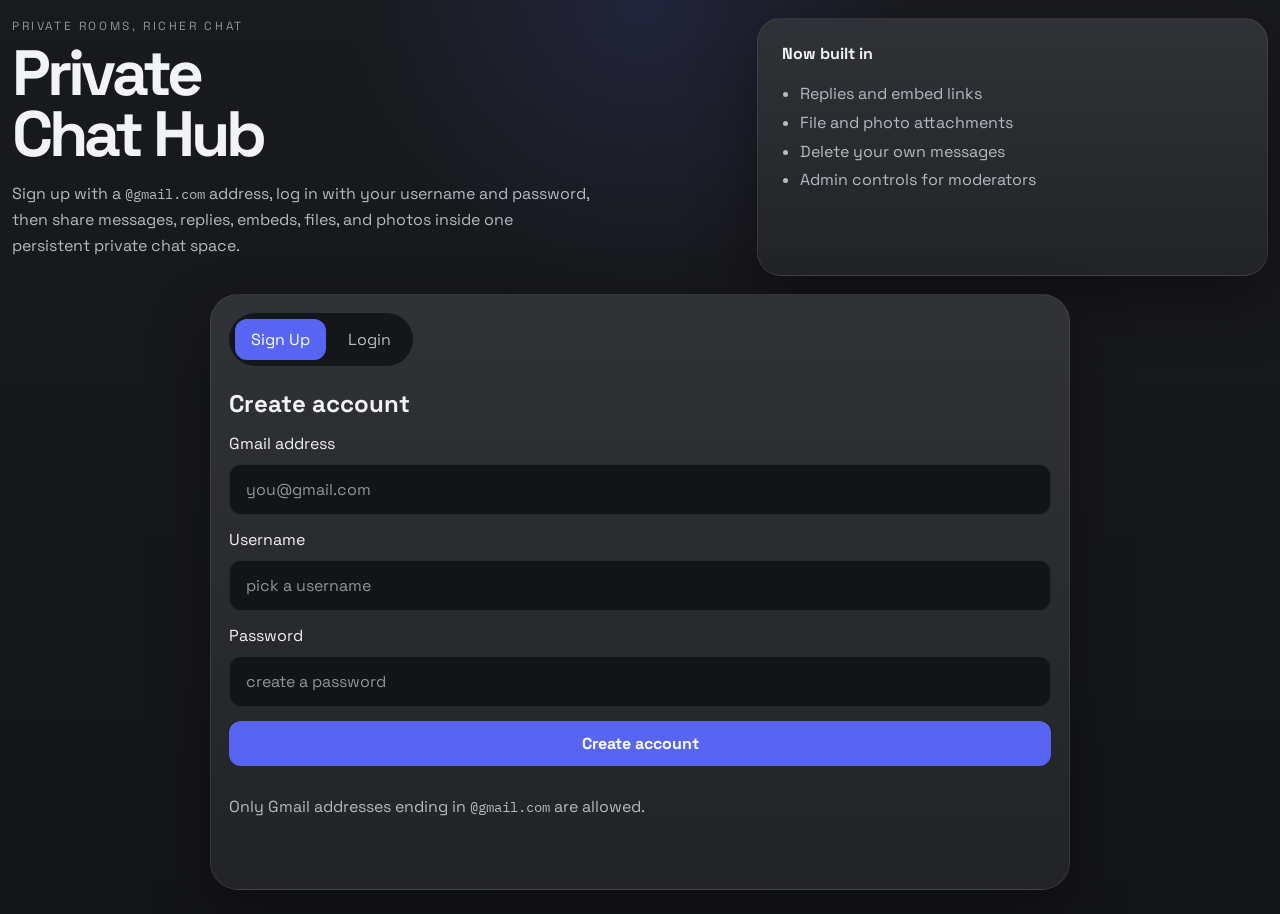
<file: github-publish/wwwroot/index.html>
﻿<!DOCTYPE html>
<html lang="en">
<head>
  <meta charset="UTF-8">
  <meta name="viewport" content="width=device-width, initial-scale=1.0">
  <title>Private Chat Hub</title>
  <link rel="preconnect" href="https://fonts.googleapis.com">
  <link rel="preconnect" href="https://fonts.gstatic.com" crossorigin>
  <link href="https://fonts.googleapis.com/css2?family=Space+Grotesk:wght@400;500;700&family=IBM+Plex+Mono:wght@400;500&display=swap" rel="stylesheet">
  <link rel="stylesheet" href="style.css">
</head>
<body>
  <div id="loadingOverlay" class="loading-overlay hidden">
    <div class="loading-card">
      <div class="loading-spinner" aria-hidden="true"></div>
      <p class="eyebrow">Private Chat Hub</p>
      <h2 id="loadingText">Connecting you to the main chat...</h2>
      <p class="hero-copy">Hang tight while we reconnect your room and bring your messages back in.</p>
    </div>
  </div>
  <div id="floatingAdminMenu" class="floating-admin-menu hidden" aria-live="polite"></div>
  <div id="pageShell" class="page-shell">
    <header class="hero">
      <div>
        <p class="eyebrow">Private rooms, richer chat</p>
        <h1>Private Chat Hub</h1>
        <p class="hero-copy">
          Sign up with a <code>@gmail.com</code> address, log in with your username and password,
          then share messages, replies, embeds, files, and photos inside one persistent private chat space.
        </p>
      </div>
      <div class="hero-card">
        <p>Now built in</p>
        <ul>
          <li>Replies and embed links</li>
          <li>File and photo attachments</li>
          <li>Delete your own messages</li>
          <li>Admin controls for moderators</li>
        </ul>
      </div>
    </header>

    <main class="app-grid">
      <section id="authPanel" class="panel auth-panel">
        <div class="tabs">
          <button class="tab-button active" data-tab="signup">Sign Up</button>
          <button class="tab-button" data-tab="login">Login</button>
        </div>

        <form id="signupForm" class="auth-form active" autocomplete="off">
          <h2>Create account</h2>
          <label>
            Gmail address
            <input type="email" id="signupEmail" placeholder="you@gmail.com" required>
          </label>
          <label>
            Username
            <input type="text" id="signupUsername" placeholder="pick a username" minlength="3" maxlength="20" required>
          </label>
          <label>
            Password
            <input type="password" id="signupPassword" placeholder="create a password" minlength="4" required>
          </label>
          <button type="submit" class="primary-button">Create account</button>
          <p class="form-note">Only Gmail addresses ending in <code>@gmail.com</code> are allowed.</p>
        </form>

        <form id="loginForm" class="auth-form" autocomplete="off">
          <h2>Welcome back</h2>
          <label>
            Username
            <input type="text" id="loginUsername" placeholder="enter your username" required>
          </label>
          <label>
            Password
            <input type="password" id="loginPassword" placeholder="enter your password" required>
          </label>
          <button type="submit" class="primary-button">Login</button>
          <p class="form-note">This login checks your saved backend account.</p>
        </form>

        <div id="authMessage" class="status-message" aria-live="polite"></div>
      </section>

      <section id="chatPanel" class="panel chat-panel hidden">
        <div class="chat-shell">
          <aside class="guild-rail">
            <div class="guild-badge">PCH</div>
            <div class="guild-pill active"></div>
            <div class="guild-badge guild-badge-small">#</div>
          </aside>

          <div class="chat-layout">
            <aside class="sidebar">
              <div class="side-card server-card">
                <p class="eyebrow">Main Server</p>
                <h3>Private Chat Hub</h3>
                <p class="meta">One private room. One live board. One place to hang out.</p>
              </div>
              <div class="side-card">
                <h3>Members online</h3>
                <div id="onlineUsers" class="list-block"></div>
              </div>
              <div class="side-card">
                <h3>Leaderboard</h3>
                <div id="leaderboard" class="list-block"></div>
              </div>
              <div id="adminPanel" class="side-card hidden">
                <h3>Admin panel</h3>
                <p class="meta">`sonickid22` can kick, mute, timeout, ban, IP ban, and clear the room.</p>
                <button id="clearChatButton" class="danger-button wide-button">Clear whole chat</button>
              </div>
            </aside>

            <section class="chat-main">
              <div class="chat-header">
                <div>
                  <p class="eyebrow">Main chat</p>
                  <h2 id="welcomeText">Private Chat Hub</h2>
                </div>
                <div class="header-actions">
                  <span id="roleBadge" class="role-badge hidden">Admin</span>
                  <button id="logoutButton" class="ghost-button">Logout</button>
                </div>
              </div>
              <div id="chatNotice" class="status-message" aria-live="polite"></div>
              <div id="chatMessages" class="messages" aria-live="polite"></div>

              <form id="messageForm" class="message-form">
                <div id="replyBanner" class="reply-banner hidden">
                  <div>
                    <strong>Replying to <span id="replyUsername"></span></strong>
                    <p id="replyPreview" class="meta"></p>
                  </div>
                  <button type="button" id="cancelReplyButton" class="mini-button">Cancel</button>
                </div>

                <div class="composer">
                  <div class="composer-row">
                    <label class="file-button icon-file-button" for="fileInput" aria-label="Attach file">+</label>
                    <div class="composer-inputs">
                      <input type="text" id="messageInput" placeholder="Message #main-chat or paste a link" maxlength="280">
                    </div>
                    <button type="submit" id="mobileSendButton" class="send-icon-button" aria-label="Send message">
                      <span class="send-icon" aria-hidden="true">&#10148;</span>
                    </button>
                  </div>
                  <input type="file" id="fileInput" hidden>
                  <span id="fileName" class="file-name">No file selected</span>
                </div>
              </form>
            </section>
          </div>
        </div>
      </section>
    </main>
  </div>

  <script src="app.js"></script>
</body>
</html>
</file>
<file: github-publish/wwwroot/style.css>
﻿:root {
  --bg: #1e1f22;
  --bg-soft: #2b2d31;
  --surface: #313338;
  --surface-2: #232428;
  --surface-3: #111214;
  --card: #2f3136;
  --card-2: #383a40;
  --text: #f2f3f5;
  --muted: #b5bac1;
  --muted-2: #8f949c;
  --line: rgba(255, 255, 255, 0.08);
  --accent: #5865f2;
  --accent-strong: #4752c4;
  --success: #3ba55d;
  --error: #ed4245;
  --danger: #da373c;
  --warning: #faa81a;
  --shadow: 0 24px 60px rgba(0, 0, 0, 0.35);
}

* {
  box-sizing: border-box;
}

html,
body {
  min-height: 100%;
}

body {
  margin: 0;
  min-height: 100vh;
  font-family: "Space Grotesk", sans-serif;
  color: var(--text);
  background:
    radial-gradient(circle at top, rgba(88, 101, 242, 0.14), transparent 26%),
    linear-gradient(180deg, #191a1d 0%, #141518 100%);
}

body.overlay-open {
  overflow: hidden;
}

button,
input,
textarea {
  font: inherit;
}

button {
  border: 0;
}

.page-shell {
  width: min(1380px, calc(100% - 24px));
  margin: 0 auto;
  padding: 18px 0 24px;
}

.loading-overlay {
  position: fixed;
  inset: 0;
  z-index: 6000;
  display: grid;
  place-items: center;
  padding: 24px;
  background: rgba(10, 10, 12, 0.76);
  backdrop-filter: blur(12px);
  -webkit-backdrop-filter: blur(12px);
}

.loading-card {
  width: min(520px, 100%);
  padding: 30px;
  border-radius: 24px;
  border: 1px solid var(--line);
  background: linear-gradient(180deg, rgba(49, 51, 56, 0.98), rgba(35, 36, 40, 0.98));
  box-shadow: var(--shadow);
}

.loading-spinner {
  width: 54px;
  height: 54px;
  margin-bottom: 18px;
  border-radius: 50%;
  border: 4px solid rgba(255, 255, 255, 0.1);
  border-top-color: var(--accent);
  animation: spin 0.95s linear infinite;
}

.floating-admin-menu {
  position: fixed;
  z-index: 6500;
  width: min(360px, calc(100vw - 24px));
  display: flex;
  flex-wrap: wrap;
  gap: 8px;
  padding: 14px;
  border-radius: 18px;
  border: 1px solid var(--line);
  background: rgba(35, 36, 40, 0.98);
  box-shadow: 0 30px 80px rgba(0, 0, 0, 0.5);
}

.hero {
  display: grid;
  grid-template-columns: 1.35fr 0.95fr;
  gap: 18px;
  align-items: stretch;
  margin-bottom: 18px;
}

.hero h1,
.auth-form h2,
.chat-header h2,
.side-card h3 {
  margin: 0;
}

.hero h1 {
  font-size: clamp(2.35rem, 5vw, 4.85rem);
  line-height: 0.95;
  letter-spacing: -0.06em;
  max-width: 8ch;
}

.eyebrow {
  margin: 0 0 10px;
  font-size: 0.74rem;
  text-transform: uppercase;
  letter-spacing: 0.22em;
  color: var(--muted-2);
}

.hero-copy,
.form-note,
.meta,
.file-name,
.list-item span {
  color: var(--muted);
}

.hero-copy {
  max-width: 58ch;
  font-size: 1rem;
  line-height: 1.65;
}

.hero-card,
.panel,
.side-card,
.message,
.list-item,
.reply-banner,
.embed-card,
.auth-form input,
.message-form input {
  border: 1px solid var(--line);
}

.hero-card,
.panel,
.side-card,
.message,
.list-item,
.reply-banner,
.embed-card {
  box-shadow: var(--shadow);
}

.hero-card,
.panel,
.side-card {
  background: linear-gradient(180deg, rgba(49, 51, 56, 0.98), rgba(35, 36, 40, 0.98));
}

.hero-card {
  padding: 24px;
  border-radius: 24px;
}

.hero-card p {
  margin-top: 0;
  font-weight: 700;
}

.hero-card ul {
  margin: 0;
  padding-left: 18px;
  line-height: 1.8;
  color: var(--muted);
}

.app-grid {
  display: grid;
}

.panel {
  border-radius: 28px;
  padding: 18px;
}

.tabs {
  display: inline-flex;
  gap: 6px;
  padding: 6px;
  border-radius: 999px;
  background: rgba(17, 18, 20, 0.85);
  margin-bottom: 22px;
}

.tab-button,
.primary-button,
.ghost-button,
.file-button,
.mini-button,
.mod-button,
.danger-button,
.menu-dot-button {
  border-radius: 12px;
  cursor: pointer;
  transition: transform 0.16s ease, background 0.16s ease, color 0.16s ease, opacity 0.16s ease;
}

.tab-button {
  padding: 10px 16px;
  background: transparent;
  color: var(--muted);
}

.tab-button.active {
  background: var(--accent);
  color: #fff;
}

.auth-panel {
  max-width: 860px;
  width: 100%;
  margin: 0 auto;
}

.auth-form {
  display: none;
  gap: 14px;
}

.auth-form.active {
  display: grid;
}

.auth-form label,
.message-form,
.composer {
  display: grid;
  gap: 10px;
}

.auth-form input,
.message-form input {
  width: 100%;
  padding: 14px 16px;
  border-radius: 12px;
  color: var(--text);
  background: rgba(17, 18, 20, 0.9);
  outline: none;
}

.auth-form input::placeholder,
.message-form input::placeholder {
  color: var(--muted-2);
}

.auth-form input:focus,
.message-form input:focus {
  border-color: rgba(88, 101, 242, 0.75);
  box-shadow: 0 0 0 3px rgba(88, 101, 242, 0.2);
}

.primary-button,
.ghost-button,
.file-button,
.danger-button {
  padding: 12px 16px;
  font-weight: 700;
}

.primary-button {
  background: var(--accent);
  color: #fff;
}

.primary-button:hover {
  background: var(--accent-strong);
}

.ghost-button,
.file-button {
  background: rgba(255, 255, 255, 0.08);
  color: var(--text);
}

.danger-button {
  background: var(--danger);
  color: #fff;
}

.wide-button {
  width: 100%;
}

.primary-button:hover,
.ghost-button:hover,
.tab-button:hover,
.file-button:hover,
.mini-button:hover,
.mod-button:hover,
.danger-button:hover,
.menu-dot-button:hover {
  transform: translateY(-1px);
}

.status-message {
  min-height: 24px;
  margin-top: 14px;
  font-weight: 500;
}

.status-message.success {
  color: #78e08f;
}

.status-message.error {
  color: #ff8f8f;
}

.hidden {
  display: none !important;
}

.page-shell.chat-live .hero {
  display: none;
}

.page-shell.chat-live .chat-panel {
  min-height: calc(100vh - 42px);
}

.chat-panel {
  padding: 12px;
}

.chat-shell {
  display: grid;
  grid-template-columns: 72px 1fr;
  gap: 12px;
  min-height: calc(100vh - 72px);
}

.guild-rail {
  display: flex;
  flex-direction: column;
  align-items: center;
  gap: 12px;
  padding: 8px 0;
  border-radius: 20px;
  background: var(--surface-3);
}

.guild-badge,
.guild-badge-small {
  display: grid;
  place-items: center;
  width: 52px;
  height: 52px;
  border-radius: 18px;
  background: linear-gradient(135deg, var(--accent), #7983f5);
  color: #fff;
  font-weight: 700;
  letter-spacing: 0.08em;
}

.guild-badge-small {
  width: 42px;
  height: 42px;
  border-radius: 14px;
  background: var(--surface);
  color: var(--muted);
}

.guild-pill {
  width: 8px;
  height: 40px;
  border-radius: 999px;
  background: rgba(255, 255, 255, 0.18);
}

.guild-pill.active {
  background: #fff;
}

.chat-layout {
  display: grid;
  grid-template-columns: 320px minmax(0, 1fr);
  gap: 12px;
  min-height: 0;
}

.sidebar,
.chat-main,
.messages {
  min-height: 0;
}

.sidebar {
  display: grid;
  gap: 12px;
}

.side-card {
  padding: 16px;
  border-radius: 18px;
}

.server-card {
  background: linear-gradient(180deg, rgba(88, 101, 242, 0.18), rgba(35, 36, 40, 0.98));
}

.list-block {
  display: grid;
  gap: 10px;
  margin-top: 12px;
}

.list-item {
  display: flex;
  justify-content: space-between;
  gap: 12px;
  align-items: center;
  padding: 12px 14px;
  border-radius: 14px;
  background: rgba(255, 255, 255, 0.04);
}

.leaderboard-item {
  align-items: flex-start;
}

.list-item-main,
.list-item-side {
  display: grid;
  gap: 8px;
}

.list-item-side {
  justify-items: end;
}

.list-item strong,
.message strong {
  font-weight: 700;
}

.badge-row {
  display: inline-flex;
  gap: 6px;
  flex-wrap: wrap;
}

.user-badge {
  padding: 4px 8px;
  border-radius: 999px;
  background: rgba(255, 255, 255, 0.08);
  font-size: 0.72rem;
  color: var(--muted);
}

.user-badge.danger {
  background: rgba(218, 55, 60, 0.2);
  color: #ffb7b8;
}

.chat-main {
  display: grid;
  grid-template-rows: auto auto 1fr auto;
  gap: 10px;
  min-height: 0;
  padding: 14px;
  border-radius: 22px;
  background: linear-gradient(180deg, rgba(49, 51, 56, 0.98), rgba(35, 36, 40, 0.98));
  border: 1px solid var(--line);
}

.chat-header {
  display: flex;
  justify-content: space-between;
  gap: 16px;
  align-items: center;
  padding-bottom: 10px;
  border-bottom: 1px solid var(--line);
}

.header-actions {
  display: flex;
  align-items: center;
  gap: 10px;
}

.role-badge {
  padding: 8px 12px;
  border-radius: 999px;
  background: rgba(88, 101, 242, 0.16);
  color: #c9ceff;
  font-size: 0.82rem;
  font-weight: 700;
}

.messages {
  display: grid;
  gap: 10px;
  min-height: 240px;
  max-height: 62vh;
  overflow-y: auto;
  padding-right: 6px;
}

.messages::-webkit-scrollbar {
  width: 10px;
}

.messages::-webkit-scrollbar-thumb {
  background: rgba(255, 255, 255, 0.12);
  border-radius: 999px;
}

.message {
  padding: 14px 16px;
  border-radius: 18px;
  background: rgba(255, 255, 255, 0.04);
}

.message.own {
  background: rgba(88, 101, 242, 0.14);
  border-color: rgba(88, 101, 242, 0.32);
}

.message-header {
  display: flex;
  justify-content: space-between;
  gap: 12px;
  align-items: baseline;
  margin-bottom: 8px;
}

.message p,
.reply-snippet p {
  margin: 0;
  line-height: 1.6;
  white-space: pre-wrap;
  word-break: break-word;
}

.meta {
  font-family: "IBM Plex Mono", monospace;
  font-size: 0.76rem;
}

.reply-snippet,
.reply-banner {
  padding: 12px 14px;
  border-radius: 14px;
  background: rgba(17, 18, 20, 0.7);
}

.reply-banner {
  display: flex;
  justify-content: space-between;
  gap: 12px;
  align-items: flex-start;
}

.message-actions,
.admin-actions,
.composer-tools {
  display: flex;
  flex-wrap: wrap;
  gap: 8px;
  align-items: center;
}

.message-actions {
  margin-top: 14px;
}

.mini-button,
.mod-button,
.menu-dot-button {
  padding: 8px 12px;
  background: rgba(255, 255, 255, 0.08);
  color: var(--text);
  font-size: 0.84rem;
}

.mod-button.danger {
  background: rgba(218, 55, 60, 0.18);
  color: #ffb7b8;
}

.menu-dot-button {
  min-width: 36px;
  height: 36px;
  padding: 0 10px;
  font-weight: 700;
}

.attachment {
  margin-top: 12px;
  display: grid;
  gap: 10px;
}

.attachment-link,
.embed-link {
  color: #b8c0ff;
  font-weight: 700;
  text-decoration: none;
}

.attachment-link:hover,
.embed-link:hover {
  text-decoration: underline;
}

.attachment-image,
.embed-media,
.embed-video {
  width: min(100%, 420px);
  border-radius: 16px;
  display: block;
  background: #000;
}

.embed-card {
  margin-top: 12px;
  display: grid;
  gap: 10px;
  padding: 12px 14px;
  border-radius: 16px;
  background: rgba(17, 18, 20, 0.82);
}

.embed-frame {
  width: min(100%, 420px);
  aspect-ratio: 16 / 9;
  border: 0;
  border-radius: 16px;
}

.message-form {
  grid-template-columns: 1fr;
  align-items: end;
  gap: 10px;
  padding-top: 10px;
  border-top: 1px solid var(--line);
}

.composer {
  padding: 10px;
  border-radius: 18px;
  background: rgba(17, 18, 20, 0.82);
}

.composer-row {
  display: grid;
  grid-template-columns: auto 1fr auto;
  gap: 10px;
  align-items: end;
}

.composer-inputs {
  display: grid;
  gap: 10px;
}

.composer-tools {
  justify-content: space-between;
}

.icon-file-button {
  display: grid;
  place-items: center;
  width: 48px;
  height: 48px;
  padding: 0;
  border-radius: 999px;
  font-size: 2rem;
  line-height: 1;
  background: rgba(255, 255, 255, 0.08);
}

.send-icon-button {
  display: none;
  place-items: center;
  width: 48px;
  height: 48px;
  padding: 0;
  border-radius: 999px;
  background: var(--accent);
  color: #fff;
  opacity: 0;
  pointer-events: none;
}

.send-icon {
  font-size: 1.2rem;
  transform: translateX(1px);
}

code {
  font-family: "IBM Plex Mono", monospace;
  font-size: 0.9em;
}

@keyframes spin {
  to {
    transform: rotate(360deg);
  }
}

@media (max-width: 1100px) {
  .hero {
    grid-template-columns: 1fr;
  }

  .chat-layout {
    grid-template-columns: 280px minmax(0, 1fr);
  }
}

@media (max-width: 920px) {
  .chat-shell {
    grid-template-columns: 1fr;
  }

  .guild-rail {
    flex-direction: row;
    justify-content: flex-start;
    padding: 10px;
    overflow-x: auto;
  }

  .guild-pill {
    width: 40px;
    height: 8px;
  }

  .chat-layout {
    grid-template-columns: 1fr;
  }

  .sidebar {
    grid-template-columns: repeat(2, minmax(0, 1fr));
    align-items: start;
  }

  #adminPanel {
    grid-column: 1 / -1;
  }
}

@media (max-width: 680px) {
  .page-shell {
    width: min(100% - 10px, 1380px);
    padding: 8px 0 14px;
  }

  .panel,
  .hero-card,
  .side-card,
  .chat-main {
    border-radius: 18px;
    padding: 14px;
  }

  .auth-panel {
    padding: 14px;
  }

  .sidebar {
    grid-template-columns: 1fr;
  }

  .chat-header,
  .reply-banner,
  .composer-tools {
    flex-direction: column;
    align-items: stretch;
  }

  .message-form {
    position: sticky;
    bottom: 0;
    background: linear-gradient(180deg, rgba(49, 51, 56, 0.72), rgba(35, 36, 40, 0.98) 18%);
    backdrop-filter: blur(10px);
    -webkit-backdrop-filter: blur(10px);
  }

  .composer-row {
    grid-template-columns: auto 1fr auto;
    align-items: center;
  }

  .composer-inputs {
    gap: 8px;
  }

  .messages {
    max-height: none;
    min-height: 38vh;
  }

  .header-actions,
  .list-item,
  .list-item-side {
    width: 100%;
  }

  .list-item {
    align-items: flex-start;
  }

  .list-item-side {
    justify-items: start;
  }

  .ghost-button,
  .danger-button {
    width: 100%;
  }

  .menu-dot-button {
    width: 42px;
  }

  .send-icon-button {
    display: grid;
  }

  .message-form.can-send .send-icon-button {
    opacity: 1;
    pointer-events: auto;
  }

  .message-form:not(.can-send) .send-icon-button {
    opacity: 0;
    pointer-events: none;
  }

  .icon-file-button {
    width: 46px;
    height: 46px;
    font-size: 1.9rem;
  }
}
</file>
